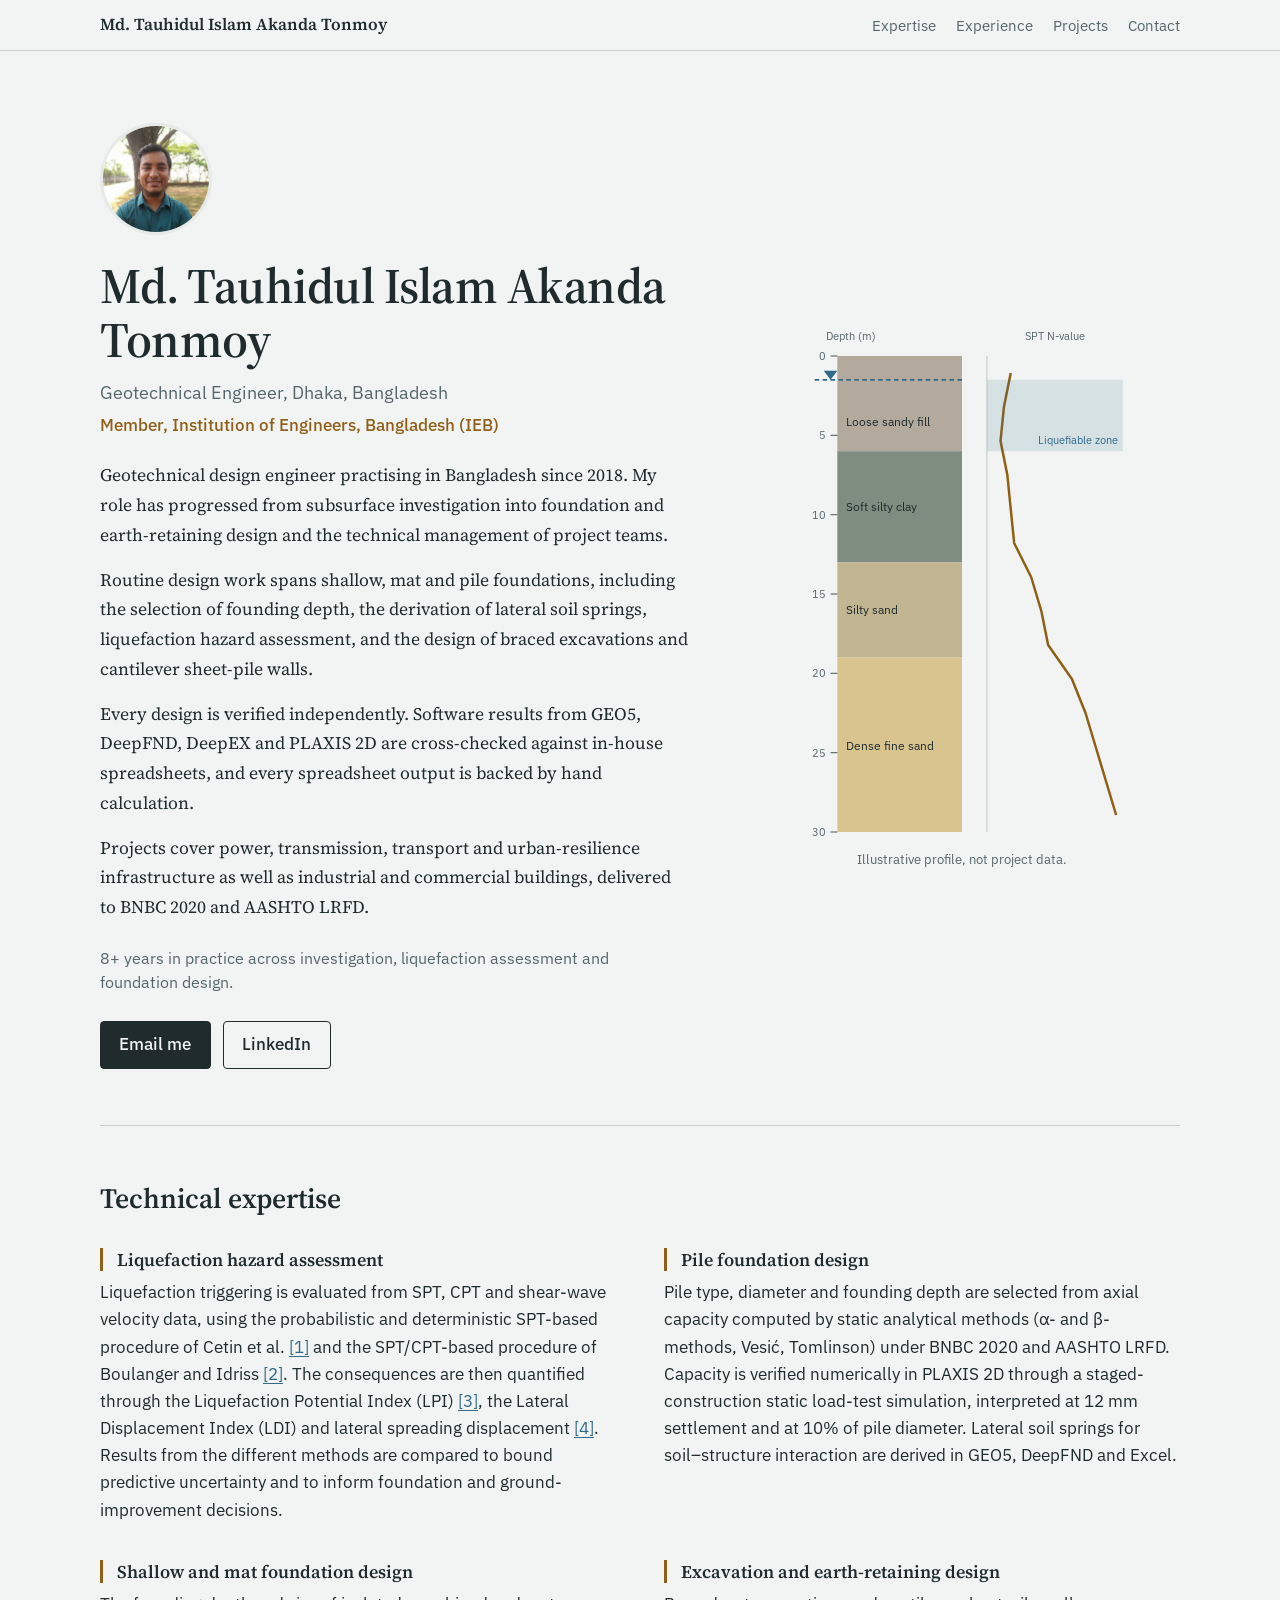
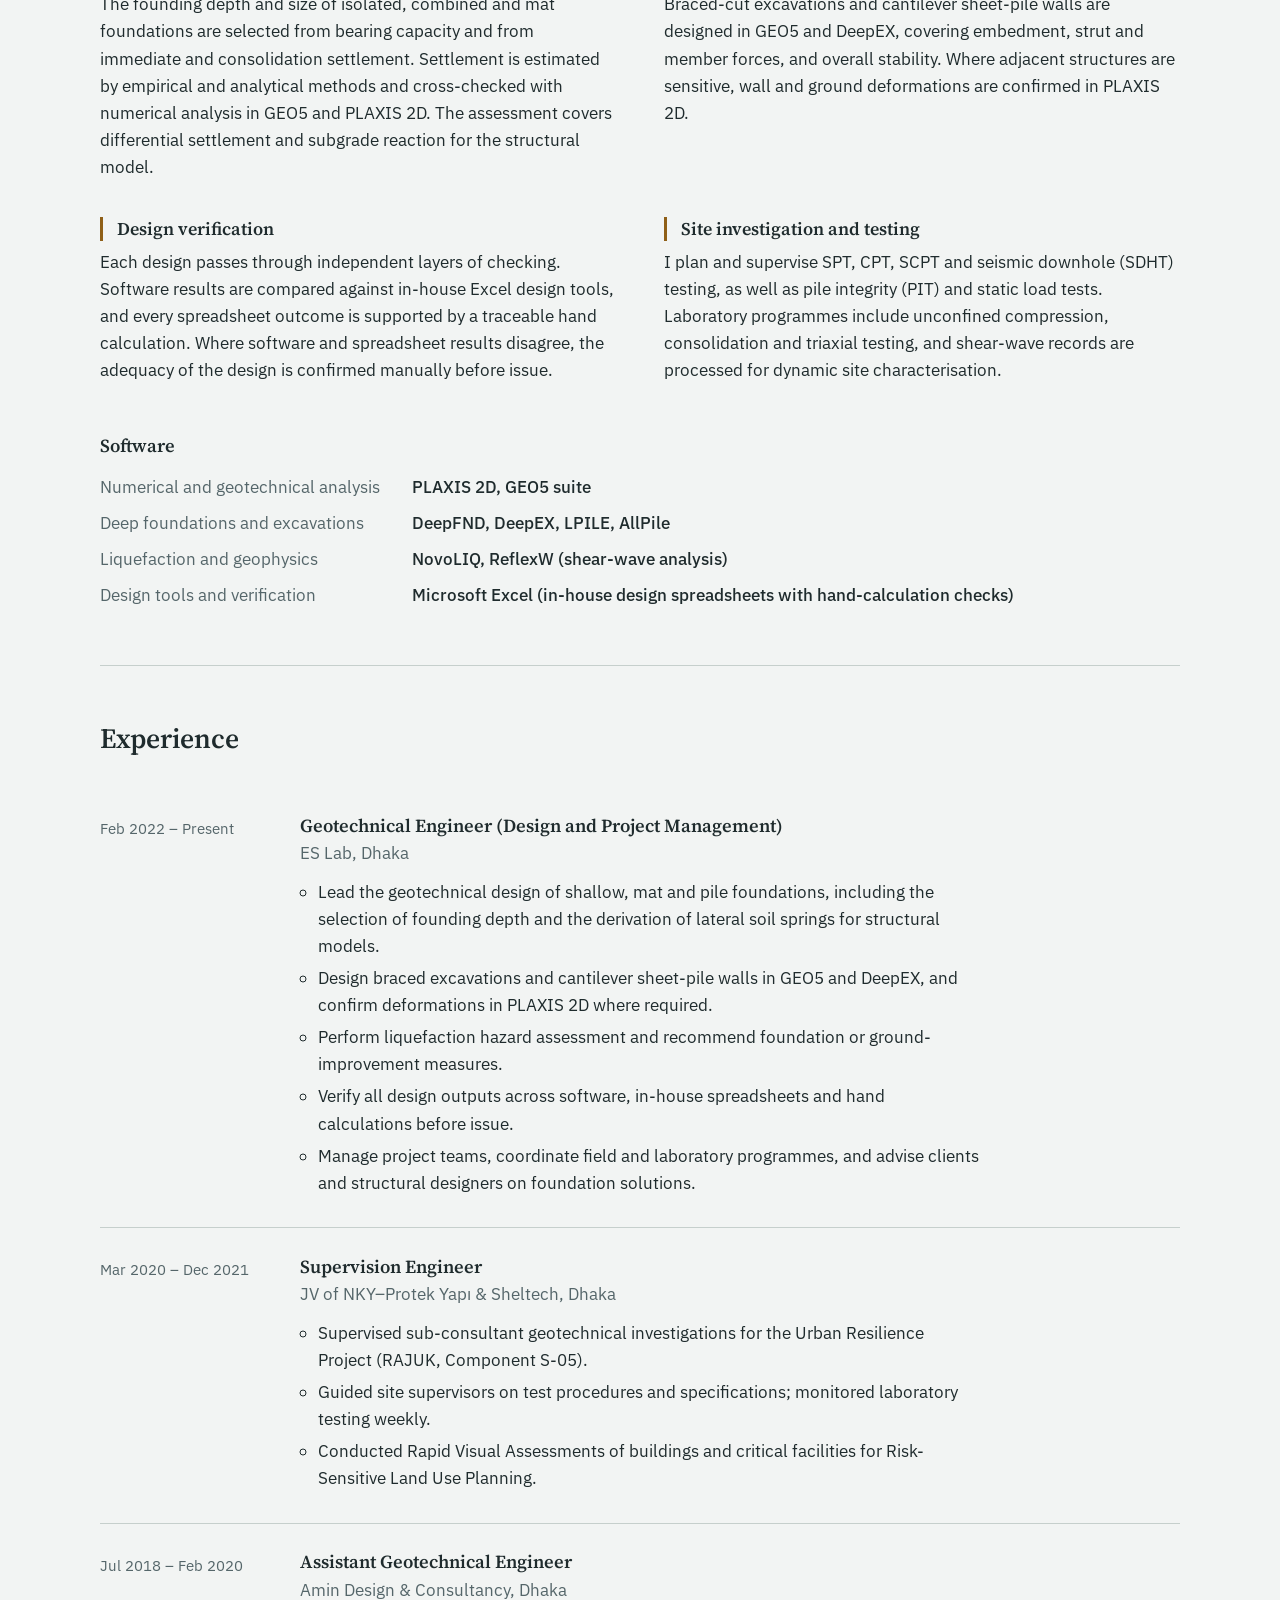
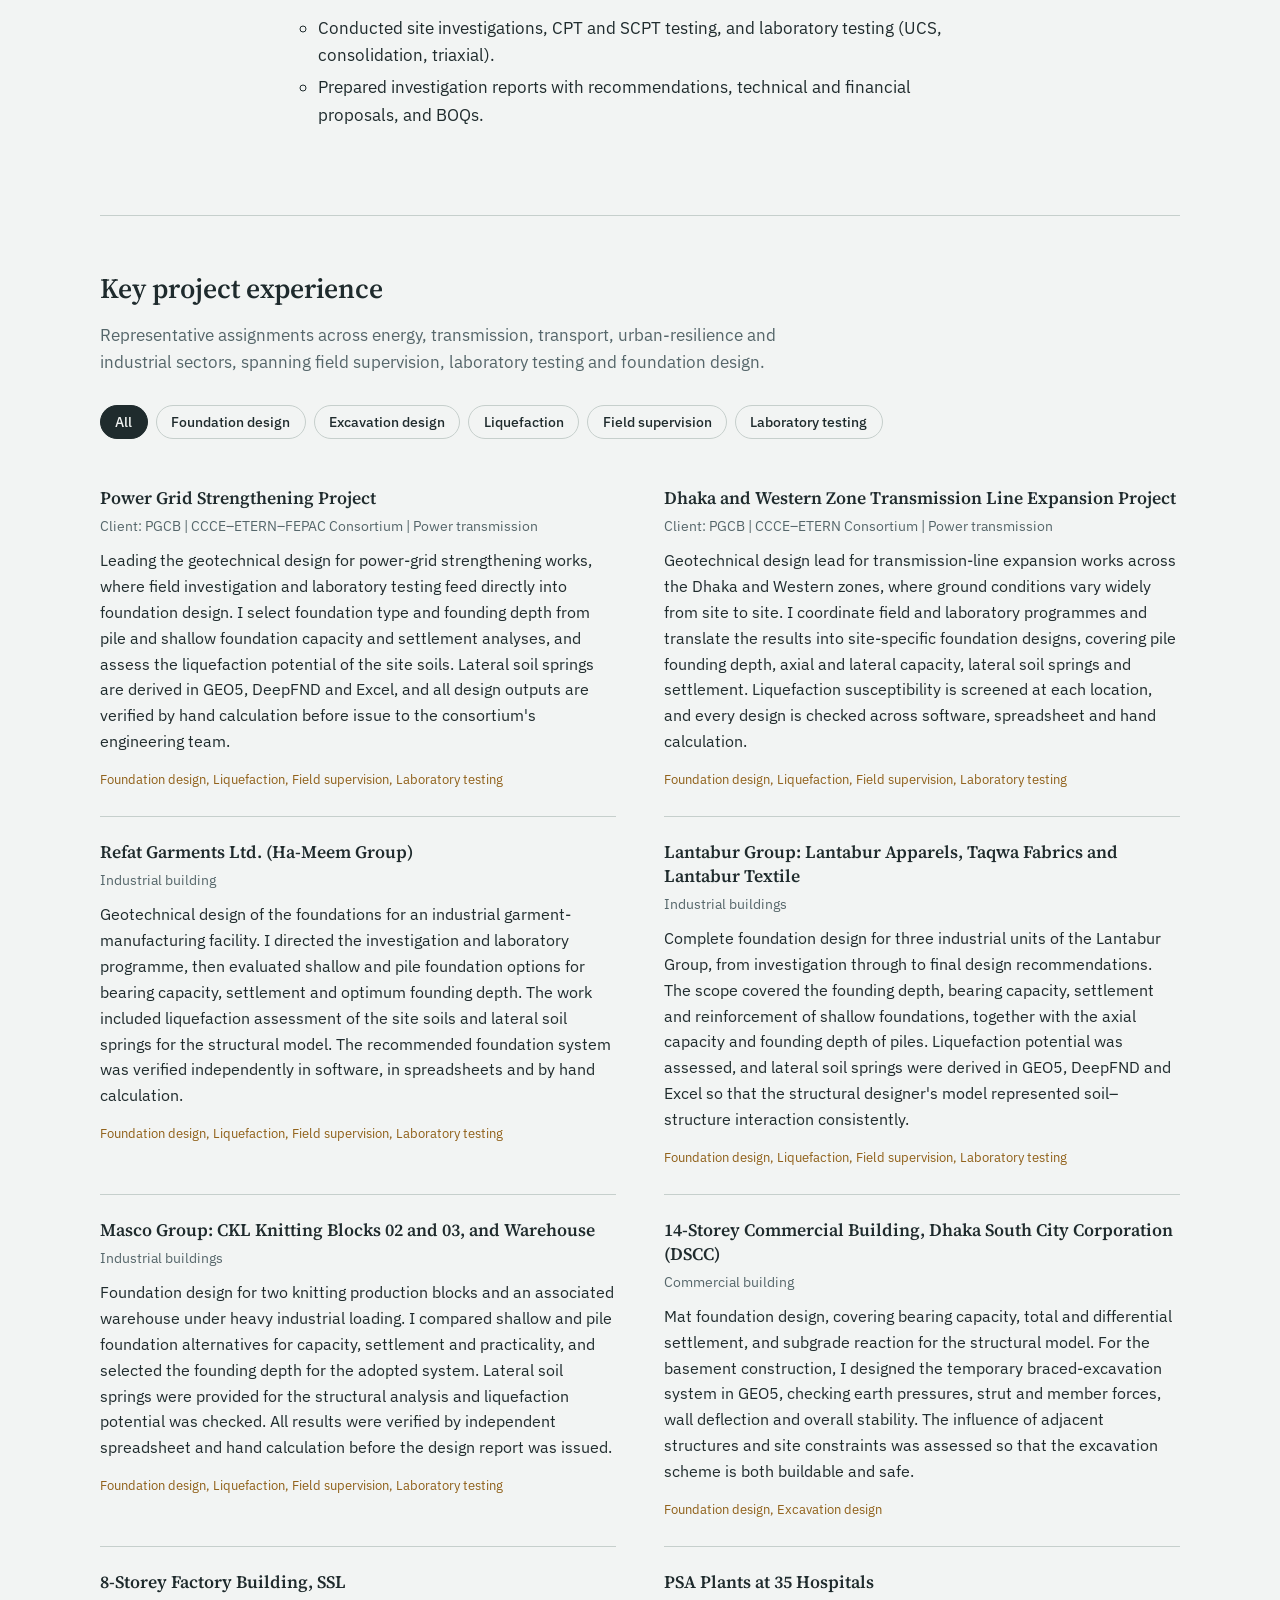
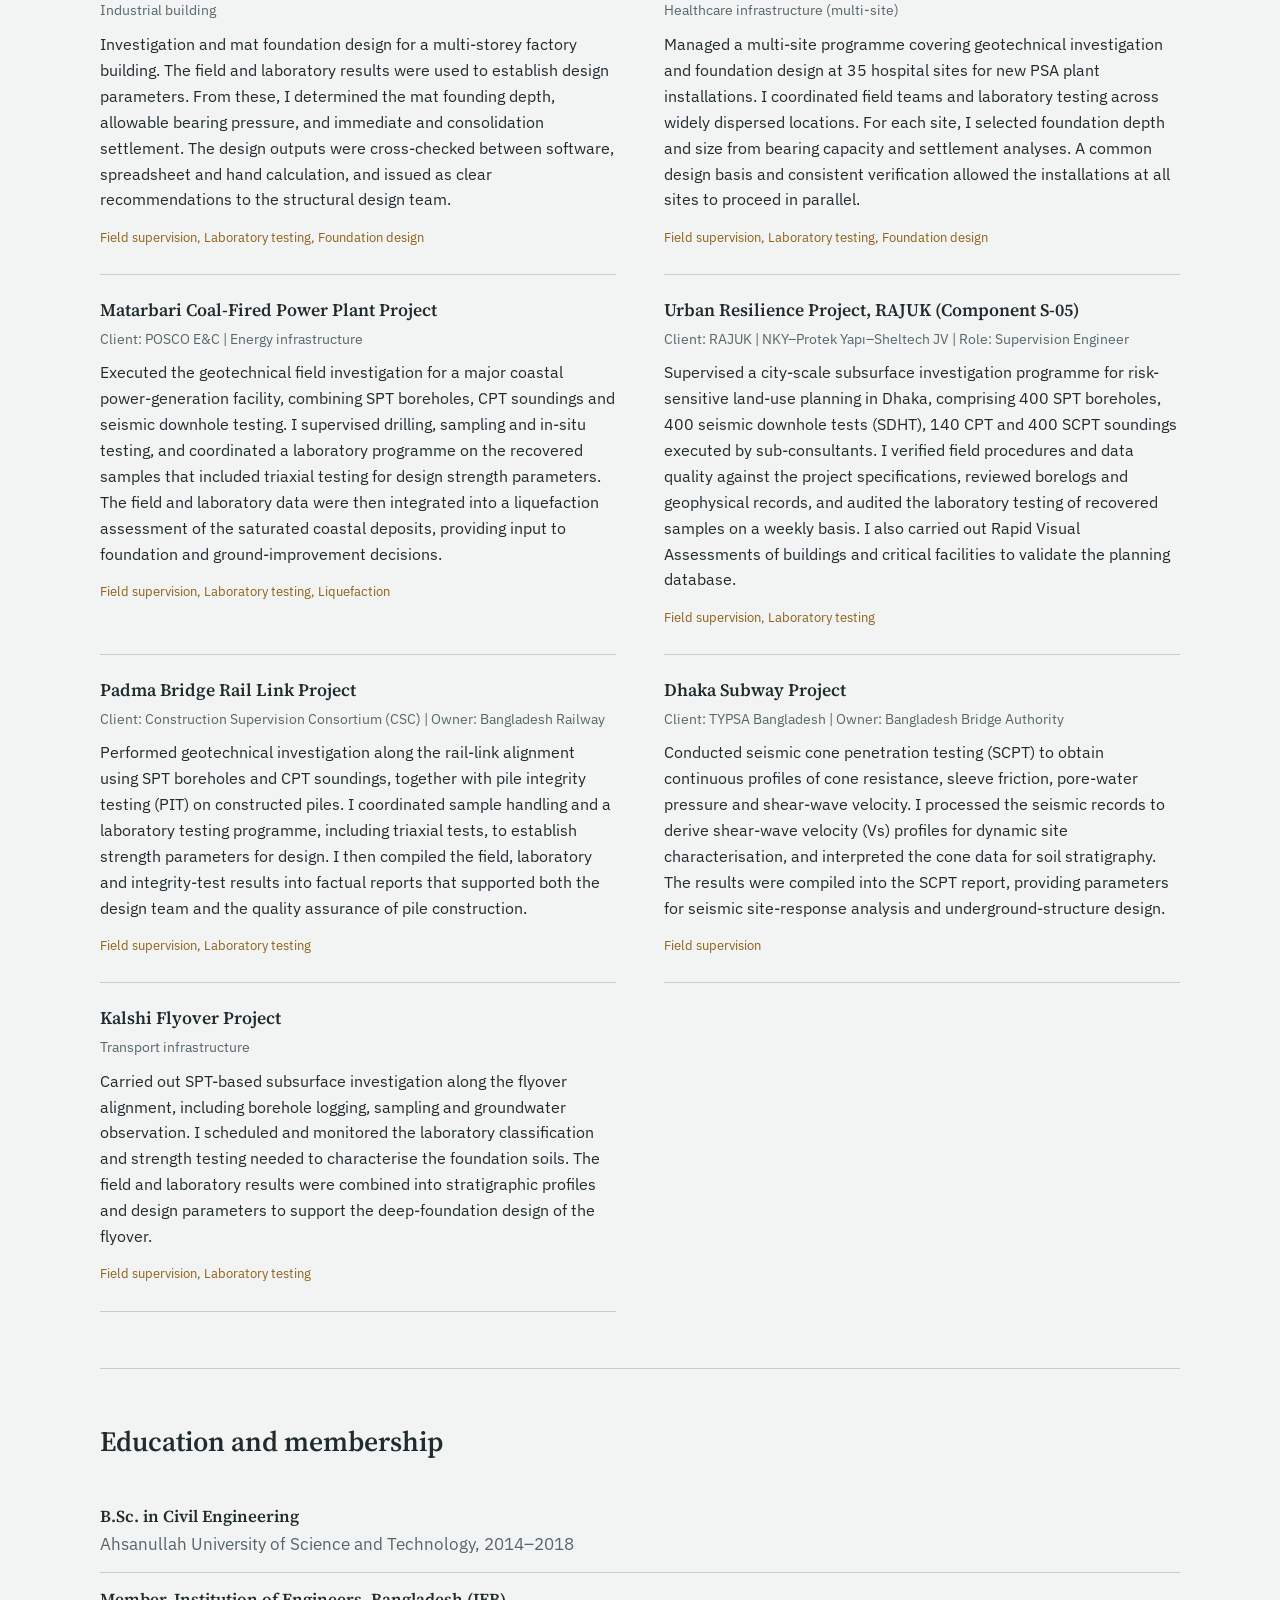
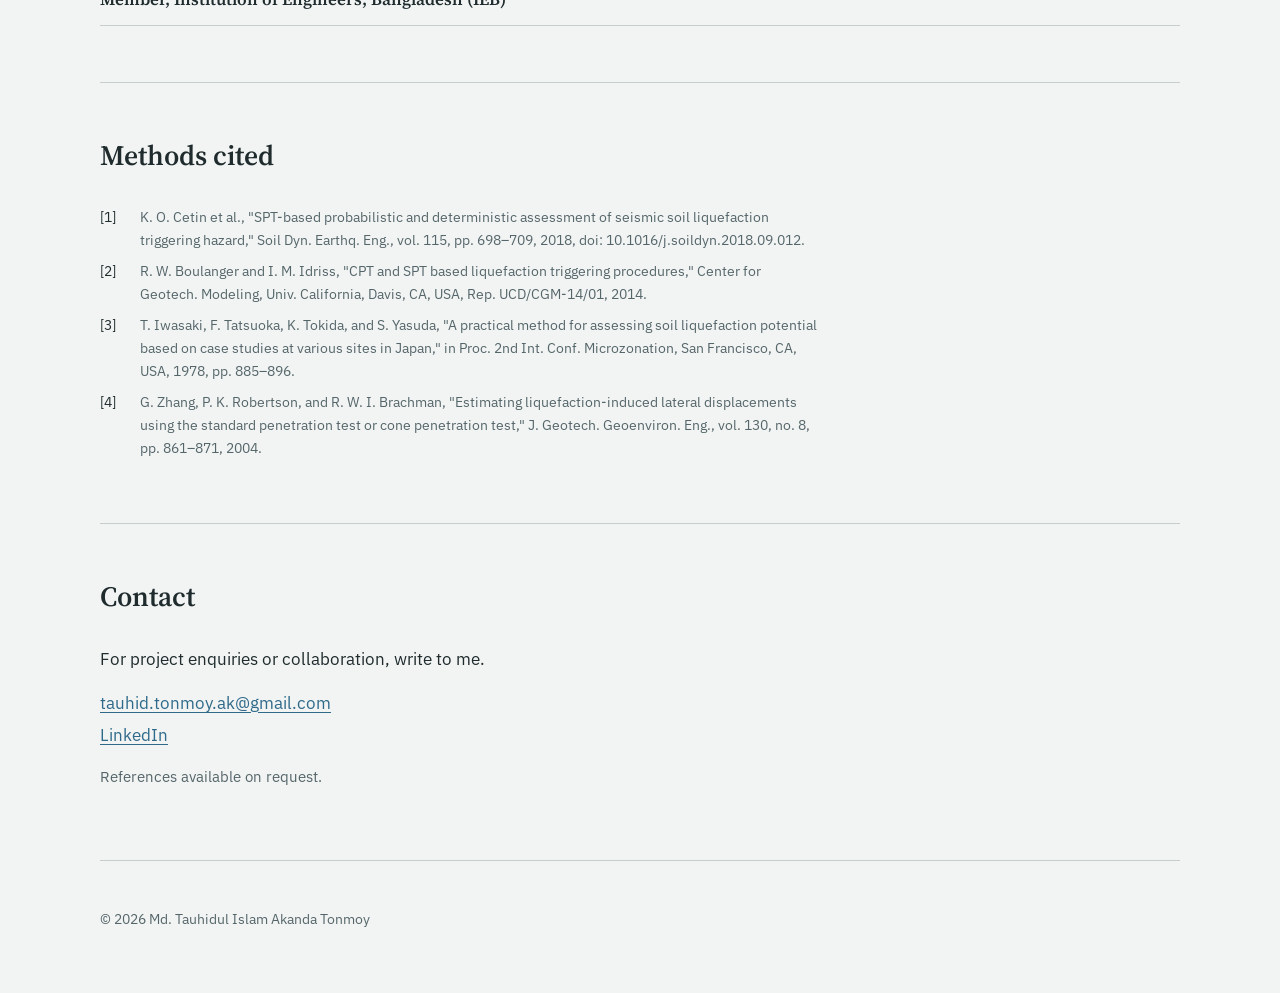
<file: index.html>
<!DOCTYPE html>
<html lang="en">
<head>
<meta charset="utf-8">
<meta name="viewport" content="width=device-width, initial-scale=1">
<title>Md. Tauhidul Islam Akanda Tonmoy | Geotechnical Engineer in Bangladesh</title>
<meta name="description" content="Md. Tauhidul Islam Akanda Tonmoy, geotechnical engineer in Dhaka, Bangladesh. Pile and mat foundation design, liquefaction assessment, braced excavation and sheet-pile design, and soil investigation to BNBC 2020.">
<meta name="keywords" content="geotechnical engineer Bangladesh, geotechnical engineer Dhaka, foundation design Bangladesh, pile foundation design, pile capacity, liquefaction analysis Bangladesh, soil investigation Dhaka, BNBC 2020, PLAXIS, GEO5, braced excavation, sheet pile design">
<meta name="author" content="Md. Tauhidul Islam Akanda Tonmoy">
<meta name="robots" content="index, follow">
<link rel="canonical" href="https://tauhid-tonmoy-geotech.github.io/">
<meta property="og:type" content="profile">
<meta property="og:title" content="Md. Tauhidul Islam Akanda Tonmoy | Geotechnical Engineer in Bangladesh">
<meta property="og:description" content="Foundation design, liquefaction assessment, excavation design and soil investigation in Bangladesh.">
<meta property="og:url" content="https://tauhid-tonmoy-geotech.github.io/">
<meta property="og:image" content="https://tauhid-tonmoy-geotech.github.io/photo.jpg">
<meta name="twitter:card" content="summary">
<meta name="geo.region" content="BD-13">
<meta name="geo.placename" content="Dhaka">
<link rel="icon" href="data:image/svg+xml,<svg xmlns='http://www.w3.org/2000/svg' viewBox='0 0 100 100'><text y='.9em' font-size='90'>⛏️</text></svg>">
<link rel="preconnect" href="https://fonts.googleapis.com">
<link rel="preconnect" href="https://fonts.gstatic.com" crossorigin>
<link href="https://fonts.googleapis.com/css2?family=IBM+Plex+Sans:wght@400;500;600&family=Source+Serif+4:opsz,wght@8..60,400;8..60,600&display=swap" rel="stylesheet">
<link rel="stylesheet" href="style.css">
</head>
<body>
<a class="skip" href="#main">Skip to content</a>

<header class="top">
  <div class="wrap top-inner">
    <a class="brand" href="#" data-bind="shortName"></a>
    <nav aria-label="Sections">
      <a href="#competencies">Expertise</a>
      <a href="#experience">Experience</a>
      <a href="#projects">Projects</a>
      <a href="#documents" id="navDocs" hidden>Reports</a>
      <a href="#blog" id="navBlog" hidden>Blog</a>
      <a href="#contact">Contact</a>
    </nav>
  </div>
</header>

<main id="main">
  <section class="intro wrap">
    <div class="intro-text">
      <img class="portrait" data-src="photo" alt="Portrait of Tauhidul Islam Tonmoy" width="120" height="120">
      <h1 data-bind="name"></h1>
      <p class="role"><span data-bind="role"></span>, <span data-bind="location"></span></p>
      <p class="member" id="member"></p>
      <div class="summary" id="summary"><p>Geotechnical engineer in Dhaka, Bangladesh, specialising in pile and mat foundation design, liquefaction hazard assessment, braced excavation and sheet-pile design, and soil investigation to BNBC 2020 and AASHTO LRFD.</p></div>
      <p class="facts" id="facts"></p>
      <div class="actions" id="actions"></div>
    </div>

    <figure class="log" aria-label="Illustrative borehole log with SPT N-value profile">
      <svg viewBox="0 0 300 460" role="img">
        <title>Illustrative borehole log</title>
        <g class="scale">
          <text x="30" y="16">Depth (m)</text>
          <text x="232" y="16" text-anchor="middle">SPT N-value</text>
        </g>
        <!-- strata -->
        <rect class="s-fill" x="40" y="30"  width="110" height="84"/>
        <rect class="s-clay" x="40" y="114" width="110" height="98"/>
        <rect class="s-silt" x="40" y="212" width="110" height="84"/>
        <rect class="s-sand" x="40" y="296" width="110" height="154"/>
        <g class="s-label">
          <text x="48" y="92">Loose sandy fill</text>
          <text x="48" y="167">Soft silty clay</text>
          <text x="48" y="258">Silty sand</text>
          <text x="48" y="378">Dense fine sand</text>
        </g>
        <!-- groundwater -->
        <line class="gwt" x1="20" y1="51" x2="150" y2="51"/>
        <path class="gwt-mark" d="M28 43 l6 8 l6 -8 z"/>
        <!-- depth ticks -->
        <g class="ticks" id="ticks"></g>
        <!-- N axis -->
        <line class="axis" x1="172" y1="30" x2="172" y2="450"/>
        <polyline class="n-trace" id="ntrace" points="193,45 187,75 184,105 190,135 193,165 196,195 211,225 220,255 226,285 247,315 259,345 268,375 277,405 286,435"/>
        <rect class="liq" x="172" y="51" width="120" height="63"/>
        <text class="liq-label" x="288" y="108" text-anchor="end">Liquefiable zone</text>
      </svg>
      <figcaption>Illustrative profile, not project data.</figcaption>
    </figure>
  </section>

  <section id="competencies" class="block wrap">
    <h2>Technical expertise</h2>
    <div class="comp" id="competencyList"></div>
    <h3 class="sub">Software</h3>
    <dl class="software" id="softwareList"></dl>
  </section>

  <section id="experience" class="block wrap">
    <h2>Experience</h2>
    <ol class="timeline" id="experienceList"></ol>
  </section>

  <section id="projects" class="block wrap">
    <h2>Key project experience</h2>
    <p class="lede">Representative assignments across energy, transmission, transport, urban-resilience and industrial sectors, spanning field supervision, laboratory testing and foundation design.</p>
    <div class="filters" id="filters" role="group" aria-label="Filter projects"></div>
    <ul class="projects" id="projectList"></ul>
  </section>

  <section id="blog" class="block wrap" hidden>
    <h2>Design notes and blog</h2>
    <p class="lede">Lessons and observations from geotechnical design practice in Bangladesh.</p>
    <ul class="posts" id="blogList"></ul>
  </section>

  <section id="documents" class="block wrap" hidden>
    <h2>Reports and field observations</h2>
    <ul class="docs" id="docList"></ul>
  </section>

  <section id="research" class="block wrap" hidden>
    <h2>Research</h2>
    <ul class="research" id="researchList"></ul>
    <ol class="pubs" id="pubList"></ol>
  </section>

  <section id="education" class="block wrap">
    <h2>Education and membership</h2>
    <ul class="edu" id="educationList"></ul>
  </section>

  <section id="references" class="block wrap refs">
    <h2>Methods cited</h2>
    <ol id="refList"></ol>
  </section>

  <section id="contact" class="block wrap contact">
    <h2>Contact</h2>
    <p>For project enquiries or collaboration, write to me.</p>
    <ul id="contactList"></ul>
    <p class="note">References available on request.</p>
  </section>
</main>

<footer class="wrap foot">
  <p>© <span id="year"></span> <span data-bind="name"></span></p>
</footer>

<script src="content.js"></script>
<script src="app.js"></script>
</body>
</html>
</file>
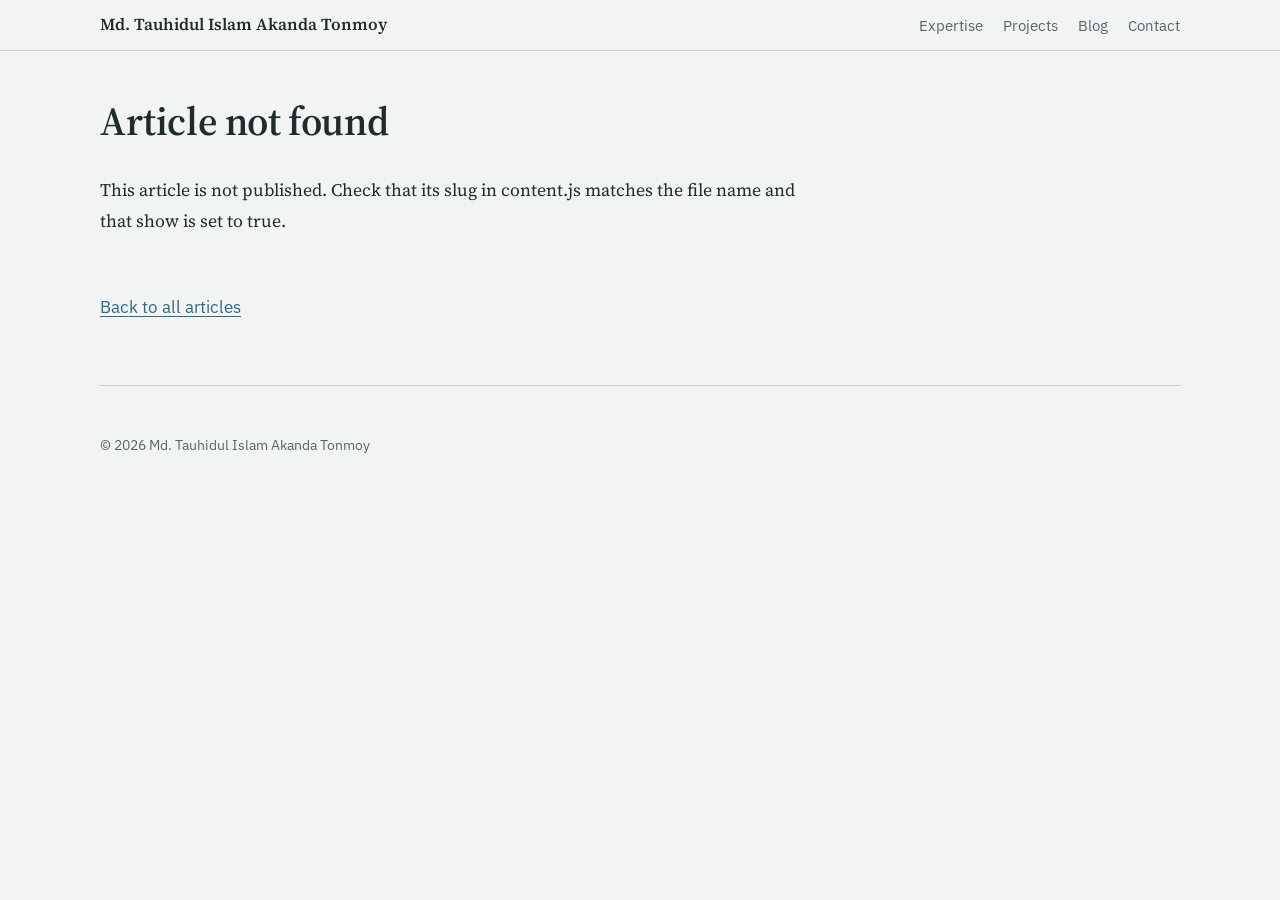
<file: post.html>
<!DOCTYPE html>
<html lang="en">
<head>
<meta charset="utf-8">
<meta name="viewport" content="width=device-width, initial-scale=1">
<title>Design notes | Md. Tauhidul Islam Akanda Tonmoy, Geotechnical Engineer</title>
<meta name="description" content="Geotechnical design notes from practice in Bangladesh.">
<meta name="robots" content="index, follow">
<link rel="icon" href="data:image/svg+xml,<svg xmlns='http://www.w3.org/2000/svg' viewBox='0 0 100 100'><text y='.9em' font-size='90'>⛏️</text></svg>">
<link rel="preconnect" href="https://fonts.googleapis.com">
<link rel="preconnect" href="https://fonts.gstatic.com" crossorigin>
<link href="https://fonts.googleapis.com/css2?family=IBM+Plex+Sans:wght@400;500;600&family=Source+Serif+4:opsz,wght@8..60,400;8..60,600&display=swap" rel="stylesheet">
<link rel="stylesheet" href="style.css">
</head>
<body>
<header class="top">
  <div class="wrap top-inner">
    <a class="brand" href="./" id="brand"></a>
    <nav aria-label="Sections">
      <a href="./#competencies">Expertise</a>
      <a href="./#projects">Projects</a>
      <a href="./#blog">Blog</a>
      <a href="./#contact">Contact</a>
    </nav>
  </div>
</header>
<main class="wrap">
  <article class="article">
    <h1 id="title">Loading article</h1>
    <p class="meta" id="meta"></p>
    <div class="body" id="body"></div>
    <a class="back" href="./#blog">Back to all articles</a>
  </article>
</main>
<footer class="wrap foot"><p>© <span id="year"></span> <span id="footName"></span></p></footer>
<script src="content.js"></script>
<script src="post.js"></script>
</body>
</html>
</file>
<file: style.css>
:root{
  --paper:#F2F4F3; --panel:#E6EAE8; --ink:#1F2B2D; --muted:#55666A; --rule:#C6CFCC;
  --accent:#8F5F17; --water:#2F6A8A; --liq:rgba(47,106,138,.14);
  --fill:#B3A99C; --clay:#7F8D80; --silt:#C2B592; --sand:#D9C48F;
  --serif:"Source Serif 4",Georgia,"Times New Roman",serif;
  --sans:"IBM Plex Sans",system-ui,-apple-system,"Segoe UI",Roboto,sans-serif;
  --measure:68ch;
}
@media (prefers-color-scheme:dark){:root{
  --paper:#161D1E; --panel:#1F2829; --ink:#E3E8E6; --muted:#9FB0B2; --rule:#34403F;
  --accent:#D9A24B; --water:#73A9C7; --liq:rgba(115,169,199,.16);
  --fill:#6F675E; --clay:#56655A; --silt:#8B8062; --sand:#A38F5E;
}}
*{box-sizing:border-box}
html{scroll-behavior:smooth}
@media (prefers-reduced-motion:reduce){html{scroll-behavior:auto}*{transition:none!important;animation:none!important}}
body{margin:0;background:var(--paper);color:var(--ink);font:400 1.0625rem/1.6 var(--sans);-webkit-font-smoothing:antialiased}
img{max-width:100%;display:block}
a{color:var(--water);text-underline-offset:.18em}
a:focus-visible,button:focus-visible{outline:2px solid var(--accent);outline-offset:3px}
.wrap{width:min(1080px,100% - 2.5rem);margin-inline:auto}
.skip{position:absolute;left:-999px}.skip:focus{left:1rem;top:1rem;background:var(--ink);color:var(--paper);padding:.5rem 1rem;z-index:10}

/* header */
.top{position:sticky;top:0;z-index:5;background:color-mix(in srgb,var(--paper) 92%,transparent);backdrop-filter:blur(6px);border-bottom:1px solid var(--rule)}
.top-inner{display:flex;justify-content:space-between;align-items:center;gap:1rem;padding:.8rem 0}
.brand{font:600 1.05rem var(--serif);color:var(--ink);text-decoration:none}
nav{display:flex;gap:1.25rem;flex-wrap:wrap}
nav a{color:var(--muted);text-decoration:none;font-size:.95rem}
nav a:hover{color:var(--ink)}

/* intro */
.intro{display:grid;grid-template-columns:minmax(0,1.35fr) minmax(0,1fr);gap:3.5rem;align-items:center;padding:4.5rem 0 3.5rem}
.portrait{width:112px;height:112px;border-radius:50%;object-fit:cover;margin-bottom:1.5rem;border:3px solid var(--panel)}
h1{font:600 clamp(2.1rem,4.2vw,3.1rem)/1.1 var(--serif);letter-spacing:-.01em;margin:0 0 .6rem}
.role{font-size:1.15rem;color:var(--muted);margin:0 0 .3rem}.member{color:var(--accent);font-weight:500;margin:0 0 1.4rem}
.summary{font:400 1.1rem/1.7 var(--serif);max-width:var(--measure);margin:0 0 1.4rem}.summary p{margin:0 0 .9rem}
.facts{color:var(--muted);font-size:.97rem;margin:0 0 1.6rem}
.actions{display:flex;gap:.75rem;flex-wrap:wrap}
.btn{display:inline-block;padding:.6rem 1.15rem;border-radius:4px;font-weight:500;text-decoration:none;border:1px solid var(--ink);color:var(--ink)}
.btn.primary{background:var(--ink);color:var(--paper)}
.btn:hover{border-color:var(--accent)}

/* borehole log — the one bold element */
.log{margin:0}
.log svg{width:100%;max-width:340px;margin-inline:auto;display:block;font-family:var(--sans)}
.log .scale text,.ticks text{font-size:10px;fill:var(--muted)}
.ticks line{stroke:var(--muted);stroke-width:1}
.s-fill{fill:var(--fill)}.s-clay{fill:var(--clay)}.s-silt{fill:var(--silt)}.s-sand{fill:var(--sand)}
.s-label text{font-size:10.5px;fill:var(--ink)}
.gwt{stroke:var(--water);stroke-width:1.5;stroke-dasharray:4 3}.gwt-mark{fill:var(--water)}
.axis{stroke:var(--rule);stroke-width:1}
.n-trace{fill:none;stroke:var(--accent);stroke-width:2.2;stroke-linejoin:round;stroke-dasharray:900;stroke-dashoffset:900;animation:draw 2.4s .3s ease-out forwards}
.liq{fill:var(--liq)}.liq-label{font-size:9.5px;fill:var(--water)}
@keyframes draw{to{stroke-dashoffset:0}}
.log figcaption{text-align:center;font-size:.8rem;color:var(--muted);margin-top:.4rem}

/* sections */
.block{padding:3.5rem 0;border-top:1px solid var(--rule)}
h2{font:600 1.75rem/1.2 var(--serif);margin:0 0 2rem}
.sub{font:600 1.15rem var(--serif);margin:3rem 0 1rem}

.comp{display:grid;grid-template-columns:repeat(2,minmax(0,1fr));gap:2.25rem 3rem}
.comp h3{font:600 1.12rem/1.3 var(--serif);margin:0 0 .5rem;padding-left:.85rem;border-left:3px solid var(--accent)}
.comp p{margin:0;color:var(--ink);max-width:var(--measure)}
.comp sup a{text-decoration:none;font-size:.78em}

.software{display:grid;grid-template-columns:max-content 1fr;gap:.55rem 2rem;margin:0}
.software dt{color:var(--muted)}.software dd{margin:0;font-weight:500}

.timeline{list-style:none;margin:0;padding:0}
.timeline li{display:grid;grid-template-columns:10.5rem 1fr;gap:2rem;padding:1.6rem 0;border-bottom:1px solid var(--rule)}
.timeline li:last-child{border-bottom:0}
.when{color:var(--muted);font-variant-numeric:tabular-nums;font-size:.95rem;padding-top:.2rem}
.timeline h3{font:600 1.15rem var(--serif);margin:0}
.org{color:var(--muted);margin:.15rem 0 .7rem}
.timeline ul{margin:0;padding-left:1.1rem;max-width:var(--measure)}
.timeline ul li{display:list-item;padding:0 0 .3rem;border:0}

.filters{display:flex;gap:.5rem;flex-wrap:wrap;margin-bottom:1.5rem}
.filters button{font:500 .9rem var(--sans);padding:.4rem .9rem;border:1px solid var(--rule);background:transparent;color:var(--ink);border-radius:999px;cursor:pointer}
.filters button[aria-pressed="true"]{background:var(--ink);color:var(--paper);border-color:var(--ink)}
.projects{list-style:none;margin:0;padding:0;display:grid;grid-template-columns:repeat(2,minmax(0,1fr));gap:0 3rem}
.projects li{padding:1.5rem 0;border-bottom:1px solid var(--rule)}
.projects h3{font:600 1.1rem/1.35 var(--serif);margin:0 0 .3rem}
.projects p{margin:0 0 .6rem;color:var(--ink);font-size:.98rem;line-height:1.65}.projects .meta{color:var(--muted);font-size:.88rem;margin:0 0 .6rem}
.lede{color:var(--muted);max-width:var(--measure);margin:-1rem 0 1.8rem}
.tags{font-size:.82rem;color:var(--accent)}

.research,.edu{list-style:none;padding:0;margin:0}
.research li,.edu li{padding:.9rem 0;border-bottom:1px solid var(--rule)}
.research h3,.edu h3{font:600 1.05rem var(--serif);margin:0}
.research p,.edu p{margin:.2rem 0 0;color:var(--muted)}
.pubs{margin:1.5rem 0 0;padding-left:2.2rem}

.refs ol{margin:0;padding-left:2.2rem;font-size:.9rem;color:var(--muted);max-width:90ch}
.refs li{padding-left:.3rem;margin-bottom:.5rem}
.refs ol{list-style:none;counter-reset:r}
.refs li{counter-increment:r;position:relative}
.refs li::before{content:"[" counter(r) "]";position:absolute;left:-2.2rem;color:var(--ink)}

.contact ul{list-style:none;padding:0;margin:1rem 0}
.contact li{margin:.35rem 0;font-size:1.05rem}
.note{color:var(--muted);font-size:.93rem}
.foot{padding:2rem 0 3rem;color:var(--muted);font-size:.9rem;border-top:1px solid var(--rule)}

@media (max-width:820px){
  .intro{grid-template-columns:1fr;gap:2rem;padding-top:2.5rem}
  .log svg{max-width:280px}
  .comp,.projects{grid-template-columns:1fr}
  .timeline li{grid-template-columns:1fr;gap:.4rem}
  .software{grid-template-columns:1fr;gap:.1rem}.software dd{margin-bottom:.7rem}
  nav{gap:.9rem}
}
@media print{.top,.filters,.log,.actions{display:none}.block{padding:1.2rem 0}}
@media (max-width:520px){nav{display:none}}
.status{display:inline-block;margin-left:.5rem;padding:.05rem .5rem;border:1px solid var(--accent);border-radius:999px;color:var(--accent);font-size:.8rem}

.posts,.docs{list-style:none;margin:0;padding:0;max-width:78ch}
.posts li,.docs li{padding:1.4rem 0;border-bottom:1px solid var(--rule)}
.posts h3,.docs h3{font:600 1.2rem/1.35 var(--serif);margin:.2rem 0 .5rem}
.posts h3 a{color:var(--ink);text-decoration:none}.posts h3 a:hover{color:var(--water)}
.posts p,.docs p{margin:0 0 .6rem}
.posts .meta,.docs .meta{color:var(--muted);font-size:.88rem;margin:0}
.more{font-weight:500}
@media (max-width:520px){.brand{font-size:.95rem}}
/* article page */
.article{max-width:72ch;padding:3rem 0 4rem}
.article h1{font-size:clamp(1.8rem,3.4vw,2.5rem)}
.article .meta{color:var(--muted);margin:0 0 2rem}
.article .body{font:400 1.1rem/1.75 var(--serif)}
.article .body h2{font-size:1.45rem;margin:2.2rem 0 .8rem}
.article .body h3{font:600 1.2rem var(--serif);margin:1.8rem 0 .6rem}
.article .body img{margin:1.5rem 0;border-radius:4px}
.article .body blockquote{margin:1.5rem 0;padding-left:1rem;border-left:3px solid var(--accent);color:var(--muted)}
.article .body code{font-size:.9em;background:var(--panel);padding:.1rem .3rem;border-radius:3px}
.article .body table{border-collapse:collapse;display:block;overflow-x:auto;font:400 .95rem var(--sans)}
.article .body th,.article .body td{border:1px solid var(--rule);padding:.4rem .7rem;text-align:left}
.back{display:inline-block;margin-top:2.5rem}
</file>
